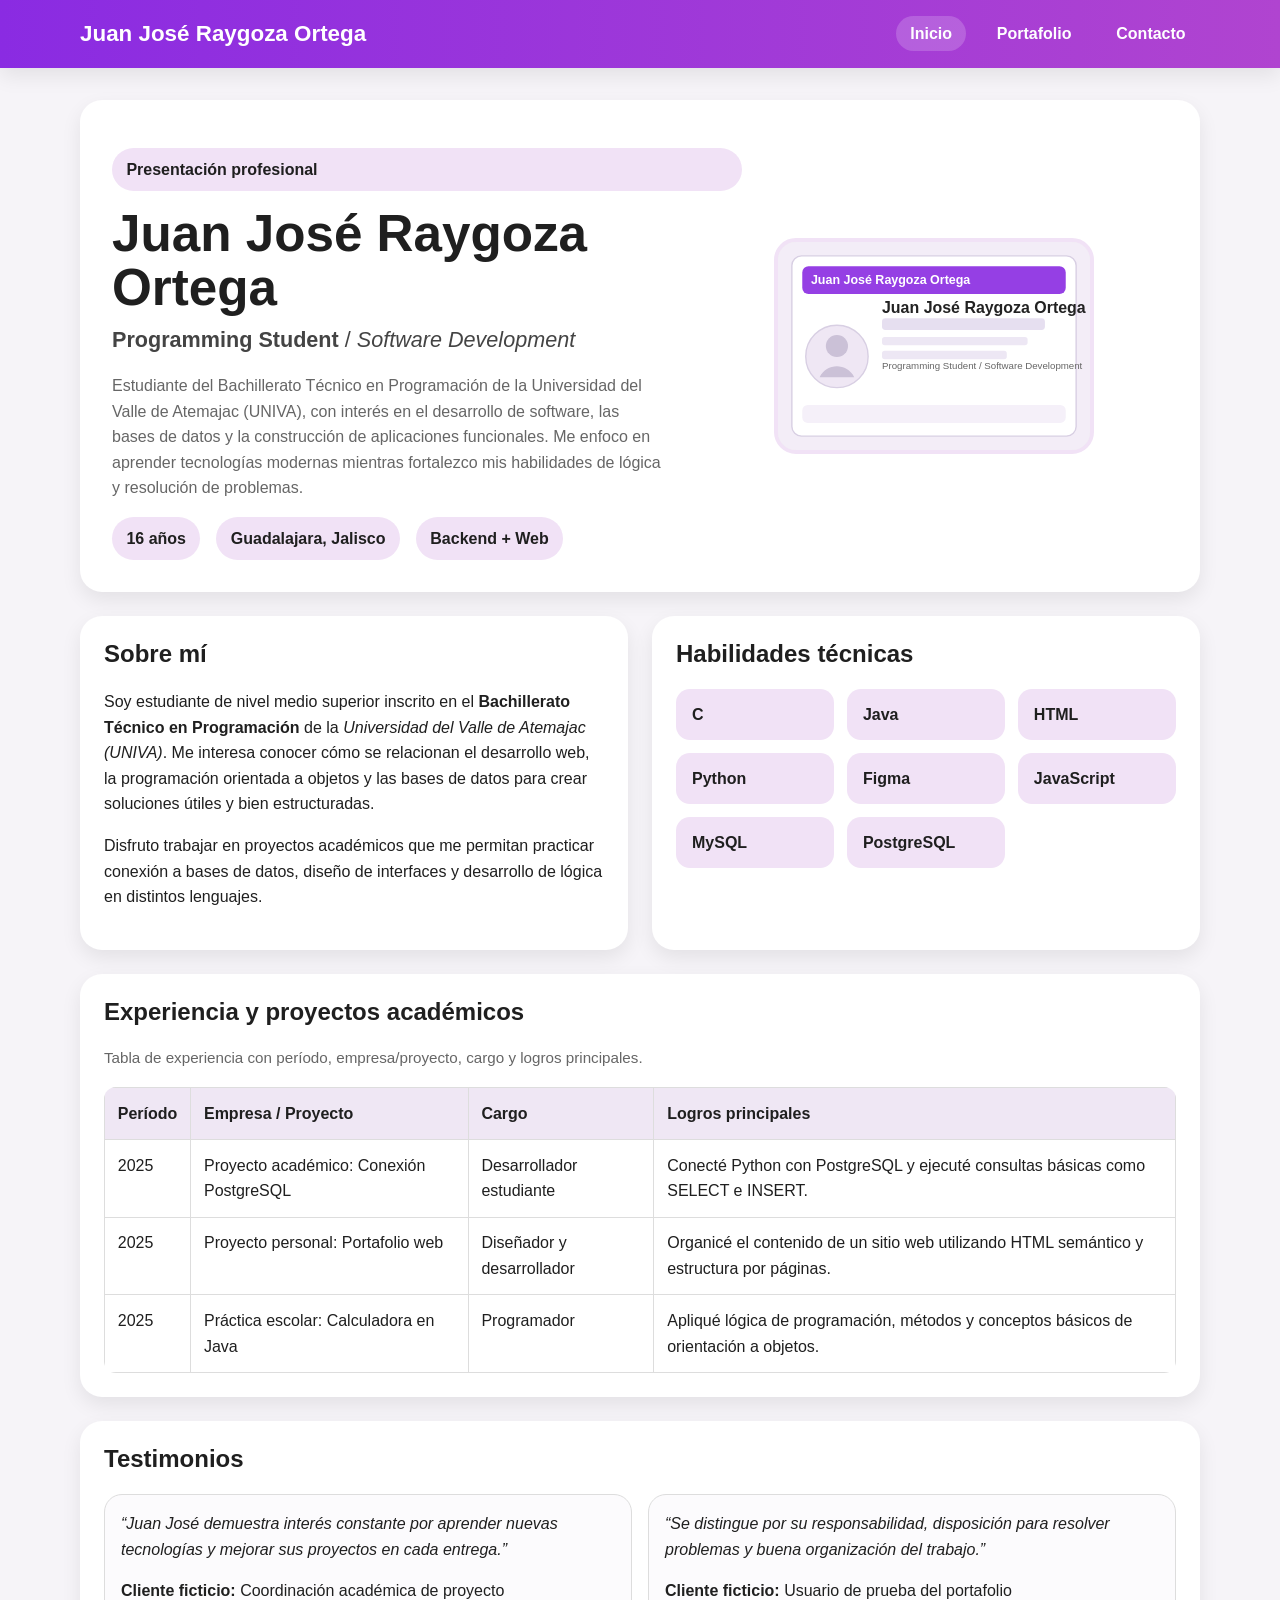
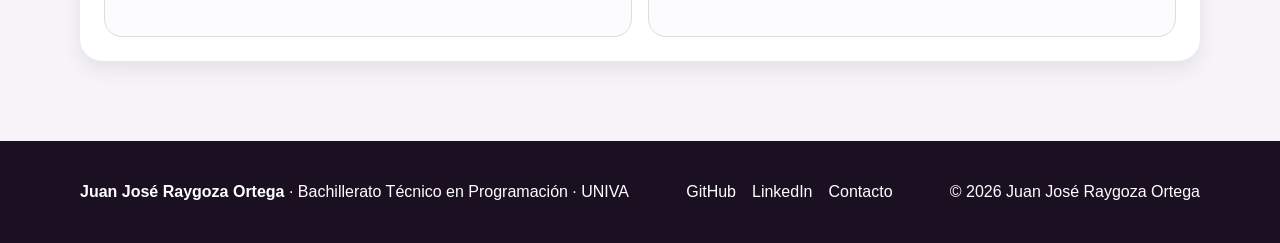
<file: mi_perfil_profesional/index.html>
<!DOCTYPE html>
<html lang="es">
<head>
  <meta charset="UTF-8">
  <meta name="viewport" content="width=device-width, initial-scale=1.0">
  <meta name="description" content="Portafolio personal de Juan José Raygoza Ortega, estudiante del Bachillerato Técnico en Programación de la UNIVA.">
  <meta name="author" content="Juan José Raygoza Ortega">
  <title>Inicio | Juan José Raygoza Ortega</title>
  <link rel="stylesheet" href="style.css">
</head>
<body>
  
<header class="site-header">
  <div class="container navbar">
    <div class="brand">Juan José Raygoza Ortega</div>
    <nav aria-label="Navegación principal">
      <ul class="nav-links">
        <li><a href="index.html" class="active">Inicio</a></li>
        <li><a href="portafolio.html" class="">Portafolio</a></li>
        <li><a href="contacto.html" class="">Contacto</a></li>
      </ul>
    </nav>
  </div>
</header>

  <main class="container">
    <section class="hero" aria-labelledby="hero-title">
      <div>
        <p class="badge">Presentación profesional</p>
        <h1 id="hero-title">Juan José Raygoza Ortega</h1>
        <p class="subtitle"><strong>Programming Student</strong> / <em>Software Development</em></p>
        <p class="tagline">
          Estudiante del Bachillerato Técnico en Programación de la Universidad del Valle de Atemajac (UNIVA),
          con interés en el desarrollo de software, las bases de datos y la construcción de aplicaciones funcionales.
          Me enfoco en aprender tecnologías modernas mientras fortalezco mis habilidades de lógica y resolución de problemas.
        </p>
        <div class="quick-info">
          <span class="badge">16 años</span>
          <span class="badge">Guadalajara, Jalisco</span>
          <span class="badge">Backend + Web</span>
        </div>
      </div>
      <figure>
        <img src="imagenes/avatar.svg" alt="Avatar ilustrado de Juan José Raygoza Ortega">
      </figure>
    </section>

    <div class="grid-2">
      <section class="card" aria-labelledby="sobre-mi">
        <h2 id="sobre-mi">Sobre mí</h2>
        <p>
          Soy estudiante de nivel medio superior inscrito en el <strong>Bachillerato Técnico en Programación</strong> de la
          <em>Universidad del Valle de Atemajac (UNIVA)</em>. Me interesa conocer cómo se relacionan el desarrollo web,
          la programación orientada a objetos y las bases de datos para crear soluciones útiles y bien estructuradas.
        </p>
        <p>
          Disfruto trabajar en proyectos académicos que me permitan practicar conexión a bases de datos,
          diseño de interfaces y desarrollo de lógica en distintos lenguajes.
        </p>
      </section>

      <aside class="card" aria-labelledby="habilidades">
        <h2 id="habilidades">Habilidades técnicas</h2>
        <ul class="skills-list">
          <li>C</li>
          <li>Java</li>
          <li>HTML</li>
          <li>Python</li>
          <li>Figma</li>
          <li>JavaScript</li>
          <li>MySQL</li>
          <li>PostgreSQL</li>
        </ul>
      </aside>
    </div>

    <section class="card" aria-labelledby="experiencia">
      <h2 id="experiencia">Experiencia y proyectos académicos</h2>
      <p class="note">Tabla de experiencia con período, empresa/proyecto, cargo y logros principales.</p>
      <table>
        <thead>
          <tr>
            <th>Período</th>
            <th>Empresa / Proyecto</th>
            <th>Cargo</th>
            <th>Logros principales</th>
          </tr>
        </thead>
        <tbody>
          <tr>
            <td>2025</td>
            <td>Proyecto académico: Conexión PostgreSQL</td>
            <td>Desarrollador estudiante</td>
            <td>Conecté Python con PostgreSQL y ejecuté consultas básicas como SELECT e INSERT.</td>
          </tr>
          <tr>
            <td>2025</td>
            <td>Proyecto personal: Portafolio web</td>
            <td>Diseñador y desarrollador</td>
            <td>Organicé el contenido de un sitio web utilizando HTML semántico y estructura por páginas.</td>
          </tr>
          <tr>
            <td>2025</td>
            <td>Práctica escolar: Calculadora en Java</td>
            <td>Programador</td>
            <td>Apliqué lógica de programación, métodos y conceptos básicos de orientación a objetos.</td>
          </tr>
        </tbody>
      </table>
    </section>

    <section class="card" aria-labelledby="testimonios">
      <h2 id="testimonios">Testimonios</h2>
      <div class="testimonials">
        <article class="testimonial">
          <blockquote>“Juan José demuestra interés constante por aprender nuevas tecnologías y mejorar sus proyectos en cada entrega.”</blockquote>
          <p><strong>Cliente ficticio:</strong> Coordinación académica de proyecto</p>
        </article>
        <article class="testimonial">
          <blockquote>“Se distingue por su responsabilidad, disposición para resolver problemas y buena organización del trabajo.”</blockquote>
          <p><strong>Cliente ficticio:</strong> Usuario de prueba del portafolio</p>
        </article>
      </div>
    </section>
  </main>
  
<footer class="site-footer">
  <div class="container footer-content">
    <p><strong>Juan José Raygoza Ortega</strong> · Bachillerato Técnico en Programación · UNIVA</p>
    <div class="footer-links">
      <a href="#" target="_blank" rel="noopener noreferrer">GitHub</a>
      <a href="#" target="_blank" rel="noopener noreferrer">LinkedIn</a>
      <a href="contacto.html">Contacto</a>
    </div>
    <p>© 2026 Juan José Raygoza Ortega</p>
  </div>
</footer>

</body>
</html>
</file>
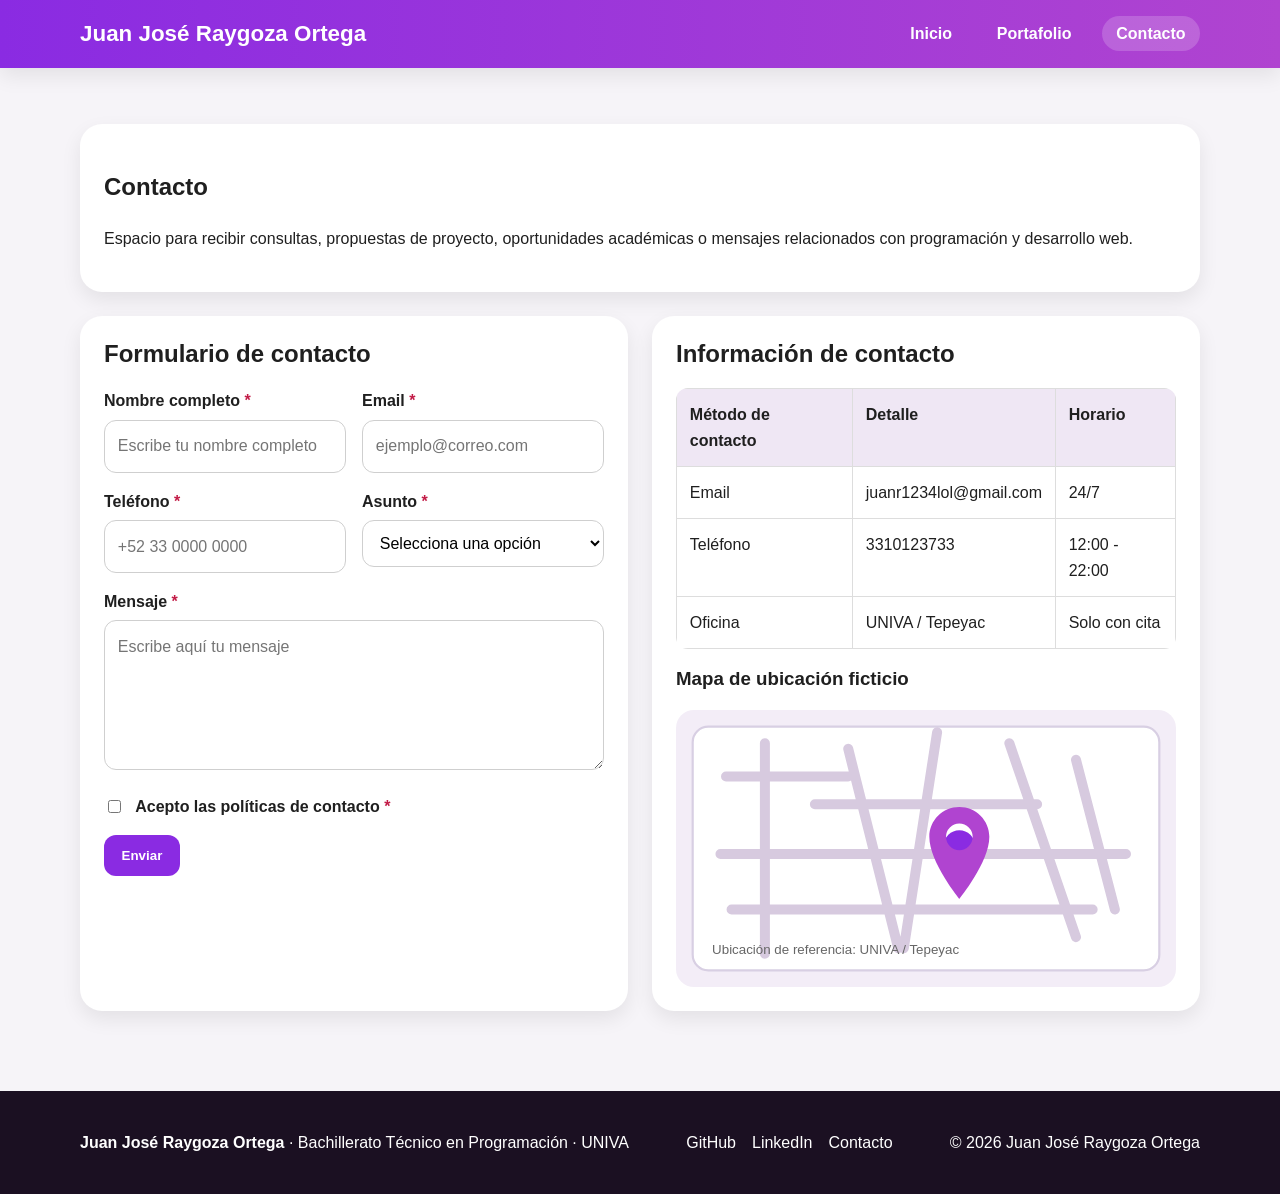
<file: mi_perfil_profesional/contacto.html>
<!DOCTYPE html>
<html lang="es">
<head>
  <meta charset="UTF-8">
  <meta name="viewport" content="width=device-width, initial-scale=1.0">
  <meta name="description" content="Página de contacto de Juan José Raygoza Ortega.">
  <meta name="author" content="Juan José Raygoza Ortega">
  <title>Contacto | Juan José Raygoza Ortega</title>
  <link rel="stylesheet" href="style.css">
</head>
<body>
  
<header class="site-header">
  <div class="container navbar">
    <div class="brand">Juan José Raygoza Ortega</div>
    <nav aria-label="Navegación principal">
      <ul class="nav-links">
        <li><a href="index.html" class="">Inicio</a></li>
        <li><a href="portafolio.html" class="">Portafolio</a></li>
        <li><a href="contacto.html" class="active">Contacto</a></li>
      </ul>
    </nav>
  </div>
</header>

  <main class="container">
    <section class="card">
      <h1>Contacto</h1>
      <p>Espacio para recibir consultas, propuestas de proyecto, oportunidades académicas o mensajes relacionados con programación y desarrollo web.</p>
    </section>

    <div class="grid-2">
      <section class="card" aria-labelledby="formulario-contacto">
        <h2 id="formulario-contacto">Formulario de contacto</h2>
        <form action="#" method="post">
          <div class="form-grid">
            <div>
              <label for="nombre">Nombre completo <span class="required">*</span></label>
              <input type="text" id="nombre" name="nombre" required placeholder="Escribe tu nombre completo">
            </div>
            <div>
              <label for="email">Email <span class="required">*</span></label>
              <input type="email" id="email" name="email" required placeholder="ejemplo@correo.com">
            </div>
            <div>
              <label for="telefono">Teléfono <span class="required">*</span></label>
              <input type="tel" id="telefono" name="telefono" required placeholder="+52 33 0000 0000">
            </div>
            <div>
              <label for="asunto">Asunto <span class="required">*</span></label>
              <select id="asunto" name="asunto" required>
                <option value="">Selecciona una opción</option>
                <option>Consulta</option>
                <option>Proyecto</option>
                <option>Trabajo</option>
                <option>Otro</option>
              </select>
            </div>
          </div>
          <div style="margin-top:1rem;">
            <label for="mensaje">Mensaje <span class="required">*</span></label>
            <textarea id="mensaje" name="mensaje" required placeholder="Escribe aquí tu mensaje"></textarea>
          </div>
          <div class="checkbox-row">
            <input type="checkbox" id="politicas" name="politicas" required>
            <label for="politicas" style="margin:0;">Acepto las políticas de contacto <span class="required">*</span></label>
          </div>
          <p style="margin-top:1rem;">
            <button type="submit">Enviar</button>
          </p>
        </form>
      </section>

      <aside class="card" aria-labelledby="info-contacto">
        <h2 id="info-contacto">Información de contacto</h2>
        <table>
          <thead>
            <tr>
              <th>Método de contacto</th>
              <th>Detalle</th>
              <th>Horario</th>
            </tr>
          </thead>
          <tbody>
            <tr>
              <td>Email</td>
              <td>juanr1234lol@gmail.com</td>
              <td>24/7</td>
            </tr>
            <tr>
              <td>Teléfono</td>
              <td>3310123733</td>
              <td>12:00 - 22:00</td>
            </tr>
            <tr>
              <td>Oficina</td>
              <td>UNIVA / Tepeyac</td>
              <td>Solo con cita</td>
            </tr>
          </tbody>
        </table>

        <section class="map-card" aria-labelledby="mapa-ficticio" style="margin-top:1.2rem;">
          <h3 id="mapa-ficticio">Mapa de ubicación ficticio</h3>
          <img src="imagenes/mapa.svg" alt="Mapa de ubicación ficticio con referencia a UNIVA Tepeyac">
        </section>
      </aside>
    </div>
  </main>
  
<footer class="site-footer">
  <div class="container footer-content">
    <p><strong>Juan José Raygoza Ortega</strong> · Bachillerato Técnico en Programación · UNIVA</p>
    <div class="footer-links">
      <a href="#" target="_blank" rel="noopener noreferrer">GitHub</a>
      <a href="#" target="_blank" rel="noopener noreferrer">LinkedIn</a>
      <a href="contacto.html">Contacto</a>
    </div>
    <p>© 2026 Juan José Raygoza Ortega</p>
  </div>
</footer>

</body>
</html>
</file>
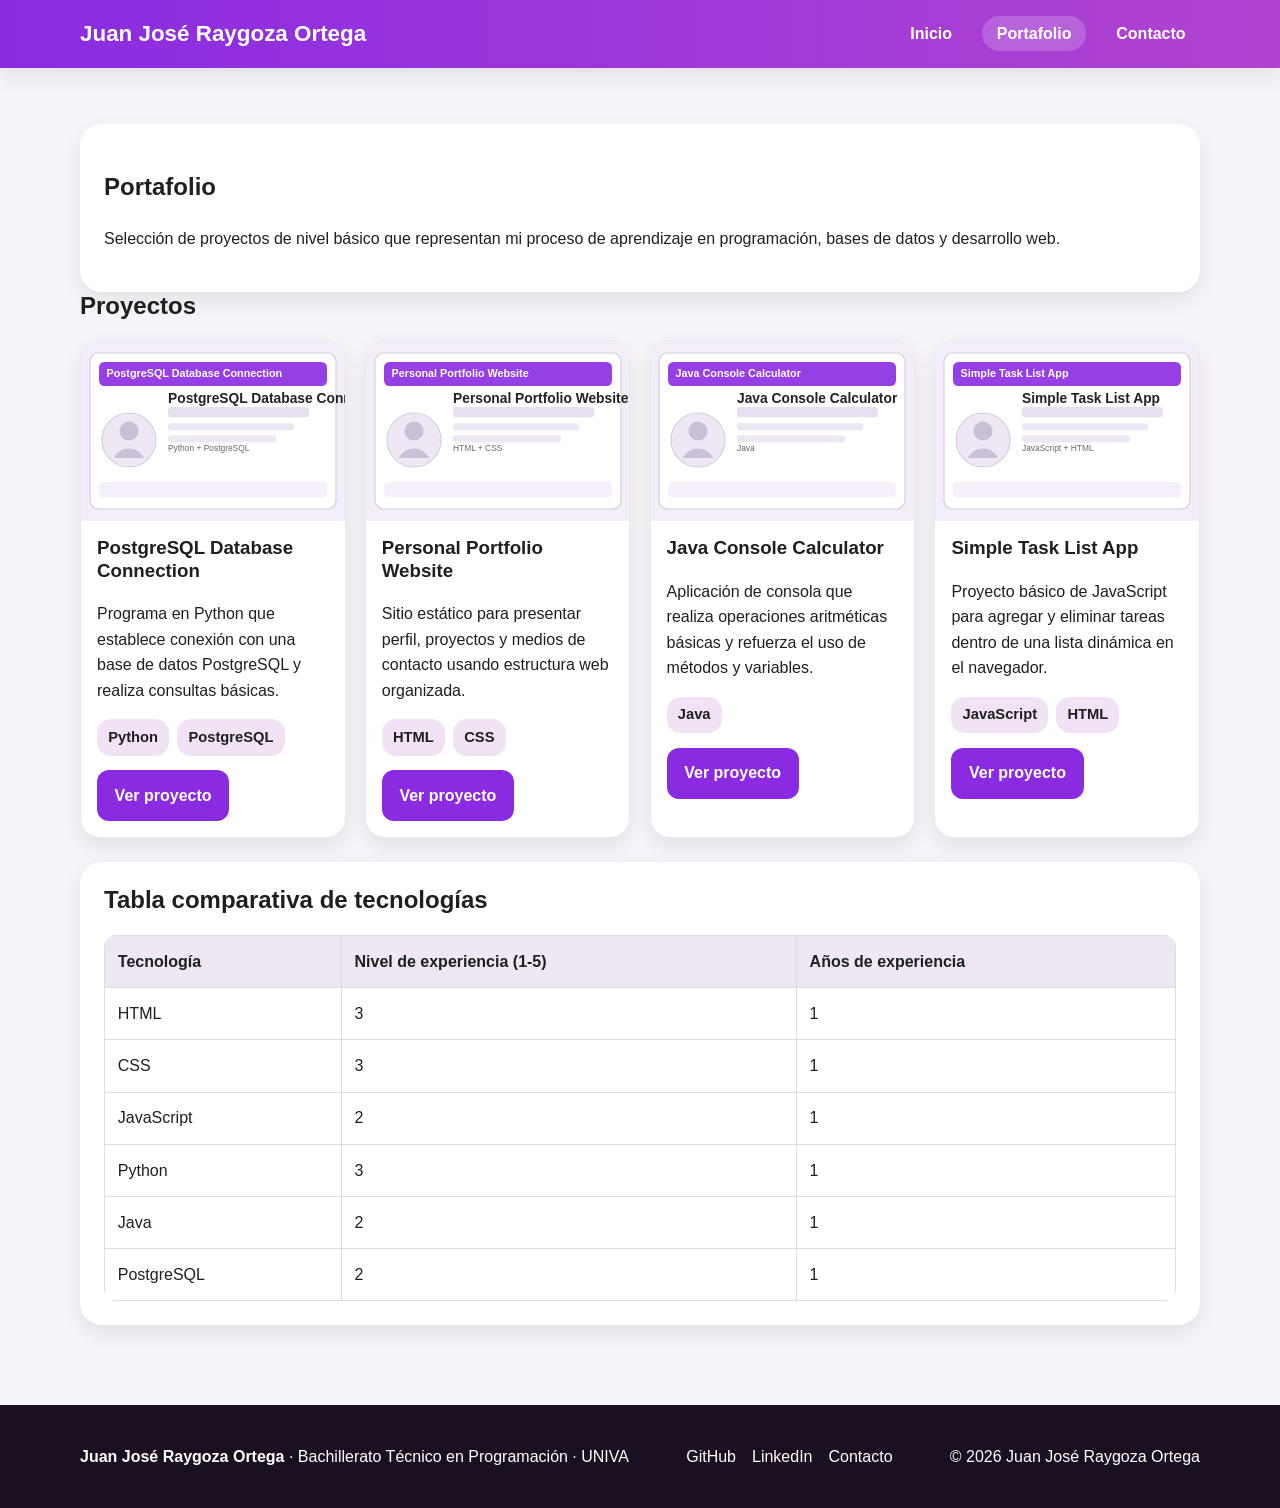
<file: mi_perfil_profesional/portafolio.html>
<!DOCTYPE html>
<html lang="es">
<head>
  <meta charset="UTF-8">
  <meta name="viewport" content="width=device-width, initial-scale=1.0">
  <meta name="description" content="Portafolio de proyectos de Juan José Raygoza Ortega.">
  <meta name="author" content="Juan José Raygoza Ortega">
  <title>Portafolio | Juan José Raygoza Ortega</title>
  <link rel="stylesheet" href="style.css">
</head>
<body>
  
<header class="site-header">
  <div class="container navbar">
    <div class="brand">Juan José Raygoza Ortega</div>
    <nav aria-label="Navegación principal">
      <ul class="nav-links">
        <li><a href="index.html" class="">Inicio</a></li>
        <li><a href="portafolio.html" class="active">Portafolio</a></li>
        <li><a href="contacto.html" class="">Contacto</a></li>
      </ul>
    </nav>
  </div>
</header>

  <main class="container">
    <section class="card">
      <h1>Portafolio</h1>
      <p>Selección de proyectos de nivel básico que representan mi proceso de aprendizaje en programación, bases de datos y desarrollo web.</p>
    </section>

    <section aria-labelledby="proyectos">
      <h2 id="proyectos">Proyectos</h2>
      <div class="projects-grid">
        <article class="project-card">
          <img src="imagenes/proyecto-db.svg" alt="Imagen representativa del proyecto de conexión PostgreSQL">
          <div class="content">
            <h3>PostgreSQL Database Connection</h3>
            <p>Programa en Python que establece conexión con una base de datos PostgreSQL y realiza consultas básicas.</p>
            <ul class="tech-tags">
              <li>Python</li>
              <li>PostgreSQL</li>
            </ul>
            <a class="button" href="#" target="_blank" rel="noopener noreferrer">Ver proyecto</a>
          </div>
        </article>

        <article class="project-card">
          <img src="imagenes/proyecto-portfolio.svg" alt="Imagen representativa del proyecto de portafolio personal">
          <div class="content">
            <h3>Personal Portfolio Website</h3>
            <p>Sitio estático para presentar perfil, proyectos y medios de contacto usando estructura web organizada.</p>
            <ul class="tech-tags">
              <li>HTML</li>
              <li>CSS</li>
            </ul>
            <a class="button" href="#" target="_blank" rel="noopener noreferrer">Ver proyecto</a>
          </div>
        </article>

        <article class="project-card">
          <img src="imagenes/proyecto-java.svg" alt="Imagen representativa del proyecto de calculadora en Java">
          <div class="content">
            <h3>Java Console Calculator</h3>
            <p>Aplicación de consola que realiza operaciones aritméticas básicas y refuerza el uso de métodos y variables.</p>
            <ul class="tech-tags">
              <li>Java</li>
            </ul>
            <a class="button" href="#" target="_blank" rel="noopener noreferrer">Ver proyecto</a>
          </div>
        </article>

        <article class="project-card">
          <img src="imagenes/proyecto-tareas.svg" alt="Imagen representativa de una lista de tareas">
          <div class="content">
            <h3>Simple Task List App</h3>
            <p>Proyecto básico de JavaScript para agregar y eliminar tareas dentro de una lista dinámica en el navegador.</p>
            <ul class="tech-tags">
              <li>JavaScript</li>
              <li>HTML</li>
            </ul>
            <a class="button" href="#" target="_blank" rel="noopener noreferrer">Ver proyecto</a>
          </div>
        </article>
      </div>
    </section>

    <section class="card" aria-labelledby="tabla-tecnologias">
      <h2 id="tabla-tecnologias">Tabla comparativa de tecnologías</h2>
      <table>
        <thead>
          <tr>
            <th>Tecnología</th>
            <th>Nivel de experiencia (1-5)</th>
            <th>Años de experiencia</th>
          </tr>
        </thead>
        <tbody>
          <tr><td>HTML</td><td>3</td><td>1</td></tr>
          <tr><td>CSS</td><td>3</td><td>1</td></tr>
          <tr><td>JavaScript</td><td>2</td><td>1</td></tr>
          <tr><td>Python</td><td>3</td><td>1</td></tr>
          <tr><td>Java</td><td>2</td><td>1</td></tr>
          <tr><td>PostgreSQL</td><td>2</td><td>1</td></tr>
        </tbody>
      </table>
    </section>
  </main>
  
<footer class="site-footer">
  <div class="container footer-content">
    <p><strong>Juan José Raygoza Ortega</strong> · Bachillerato Técnico en Programación · UNIVA</p>
    <div class="footer-links">
      <a href="#" target="_blank" rel="noopener noreferrer">GitHub</a>
      <a href="#" target="_blank" rel="noopener noreferrer">LinkedIn</a>
      <a href="contacto.html">Contacto</a>
    </div>
    <p>© 2026 Juan José Raygoza Ortega</p>
  </div>
</footer>

</body>
</html>
</file>
<file: mi_perfil_profesional/style.css>
:root {
  --primary: #8a2be2;
  --primary-dark: #6d1fcf;
  --accent: #f1e2f6;
  --bg: #f6f4f8;
  --text: #1f1f1f;
  --muted: #666;
  --white: #ffffff;
  --border: #ddd;
  --shadow: 0 8px 20px rgba(0,0,0,.08);
}
* { box-sizing: border-box; }
html { scroll-behavior: smooth; }
body {
  margin: 0;
  font-family: Arial, Helvetica, sans-serif;
  color: var(--text);
  background: var(--bg);
  line-height: 1.6;
}
img { max-width: 100%; display: block; }
a { color: var(--primary-dark); text-decoration: none; }
a:hover { text-decoration: underline; }
.container {
  width: min(1120px, 92%);
  margin: 0 auto;
}
header.site-header {
  background: linear-gradient(90deg, var(--primary), #b044d0);
  color: var(--white);
  position: sticky;
  top: 0;
  z-index: 10;
  box-shadow: var(--shadow);
}
.navbar {
  display: flex;
  align-items: center;
  justify-content: space-between;
  gap: 1rem;
  padding: 1rem 0;
}
.brand {
  font-size: 1.4rem;
  font-weight: 700;
}
.nav-links {
  display: flex;
  gap: 1rem;
  list-style: none;
  padding: 0;
  margin: 0;
  flex-wrap: wrap;
}
.nav-links a {
  color: var(--white);
  font-weight: 700;
  padding: .55rem .9rem;
  border-radius: 999px;
  transition: background-color .25s ease, transform .2s ease;
}
.nav-links a:hover,
.nav-links a.active {
  background: rgba(255,255,255,.18);
  text-decoration: none;
  transform: translateY(-1px);
}
main { padding: 2rem 0 3rem; }
.hero {
  background: var(--white);
  border-radius: 22px;
  box-shadow: var(--shadow);
  padding: 2rem;
  display: grid;
  grid-template-columns: 1.6fr 1fr;
  gap: 2rem;
  align-items: center;
}
.hero h1 {
  font-size: clamp(2.2rem, 4vw, 4rem);
  line-height: 1.05;
  margin: 0 0 .5rem;
}
.subtitle {
  font-size: 1.35rem;
  color: #444;
  margin: 0 0 1rem;
}
.tagline {
  color: var(--muted);
  max-width: 62ch;
}
.hero figure {
  margin: 0;
  justify-self: center;
}
.hero figure img {
  width: min(320px, 100%);
  border-radius: 22px;
  border: 4px solid var(--accent);
  background: #eee;
}
.quick-info {
  display: flex;
  gap: 1rem;
  flex-wrap: wrap;
  margin-top: 1rem;
}
.badge {
  background: var(--accent);
  padding: .55rem .9rem;
  border-radius: 999px;
  font-weight: 700;
}
section.card, aside.card {
  background: var(--white);
  border-radius: 22px;
  box-shadow: var(--shadow);
  padding: 1.5rem;
  margin-top: 1.5rem;
}
h2, h3 {
  margin-top: 0;
  line-height: 1.2;
}
.grid-2 {
  display: grid;
  grid-template-columns: 1fr 1fr;
  gap: 1.5rem;
}
.skills-list {
  display: grid;
  grid-template-columns: repeat(auto-fit, minmax(140px, 1fr));
  gap: .8rem;
  list-style: none;
  padding: 0;
  margin: 1rem 0 0;
}
.skills-list li,
.tech-tags li {
  background: var(--accent);
  padding: .8rem 1rem;
  border-radius: 14px;
  font-weight: 700;
}
table {
  width: 100%;
  border-collapse: collapse;
  margin-top: 1rem;
  overflow: hidden;
  border-radius: 12px;
}
th, td {
  border: 1px solid var(--border);
  padding: .8rem;
  text-align: left;
  vertical-align: top;
}
th {
  background: #efe7f4;
}
tr:hover td {
  background: #faf7fc;
}
.testimonials {
  display: grid;
  grid-template-columns: repeat(auto-fit, minmax(250px, 1fr));
  gap: 1rem;
}
article.testimonial {
  border: 1px solid var(--border);
  border-radius: 18px;
  padding: 1rem;
  background: #fcfbfd;
}
blockquote {
  margin: 0 0 .7rem;
  font-style: italic;
}
.projects-grid {
  display: grid;
  grid-template-columns: repeat(auto-fit, minmax(230px, 1fr));
  gap: 1.2rem;
}
.project-card {
  background: var(--white);
  border-radius: 20px;
  box-shadow: var(--shadow);
  overflow: hidden;
  border: 1px solid #ece7f0;
}
.project-card img {
  width: 100%;
  height: 180px;
  object-fit: cover;
  background: #eee;
}
.project-card .content {
  padding: 1rem;
}
.tech-tags {
  list-style: none;
  display: flex;
  flex-wrap: wrap;
  gap: .5rem;
  padding: 0;
  margin: .9rem 0;
}
.tech-tags li {
  padding: .4rem .7rem;
  font-size: .92rem;
}
.button, button {
  display: inline-block;
  border: 0;
  background: var(--primary);
  color: var(--white);
  padding: .8rem 1.1rem;
  border-radius: 12px;
  font-weight: 700;
  cursor: pointer;
  transition: background-color .25s ease, transform .2s ease;
}
.button:hover, button:hover {
  background: var(--primary-dark);
  transform: translateY(-1px);
  text-decoration: none;
}
.form-grid {
  display: grid;
  grid-template-columns: 1fr 1fr;
  gap: 1rem;
}
label {
  font-weight: 700;
  display: block;
  margin-bottom: .35rem;
}
.required {
  color: #c21b46;
}
input, select, textarea {
  width: 100%;
  padding: .8rem;
  border-radius: 12px;
  border: 1px solid #cfcfcf;
  font: inherit;
  background: var(--white);
}
textarea { min-height: 150px; resize: vertical; }
.checkbox-row {
  display: flex;
  align-items: center;
  gap: .7rem;
  margin-top: 1rem;
}
.checkbox-row input {
  width: auto;
}
.map-card img { border-radius: 18px; }
footer.site-footer {
  margin-top: 2rem;
  background: #1b1022;
  color: var(--white);
  padding: 1.4rem 0;
}
.footer-content {
  display: flex;
  justify-content: space-between;
  gap: 1rem;
  flex-wrap: wrap;
  align-items: center;
}
.footer-links {
  display: flex;
  gap: 1rem;
  flex-wrap: wrap;
}
.footer-links a {
  color: var(--white);
}
.note {
  font-size: .95rem;
  color: var(--muted);
}
@media (max-width: 860px) {
  .hero, .grid-2, .form-grid { grid-template-columns: 1fr; }
  .navbar { align-items: flex-start; flex-direction: column; }
}
</file>
